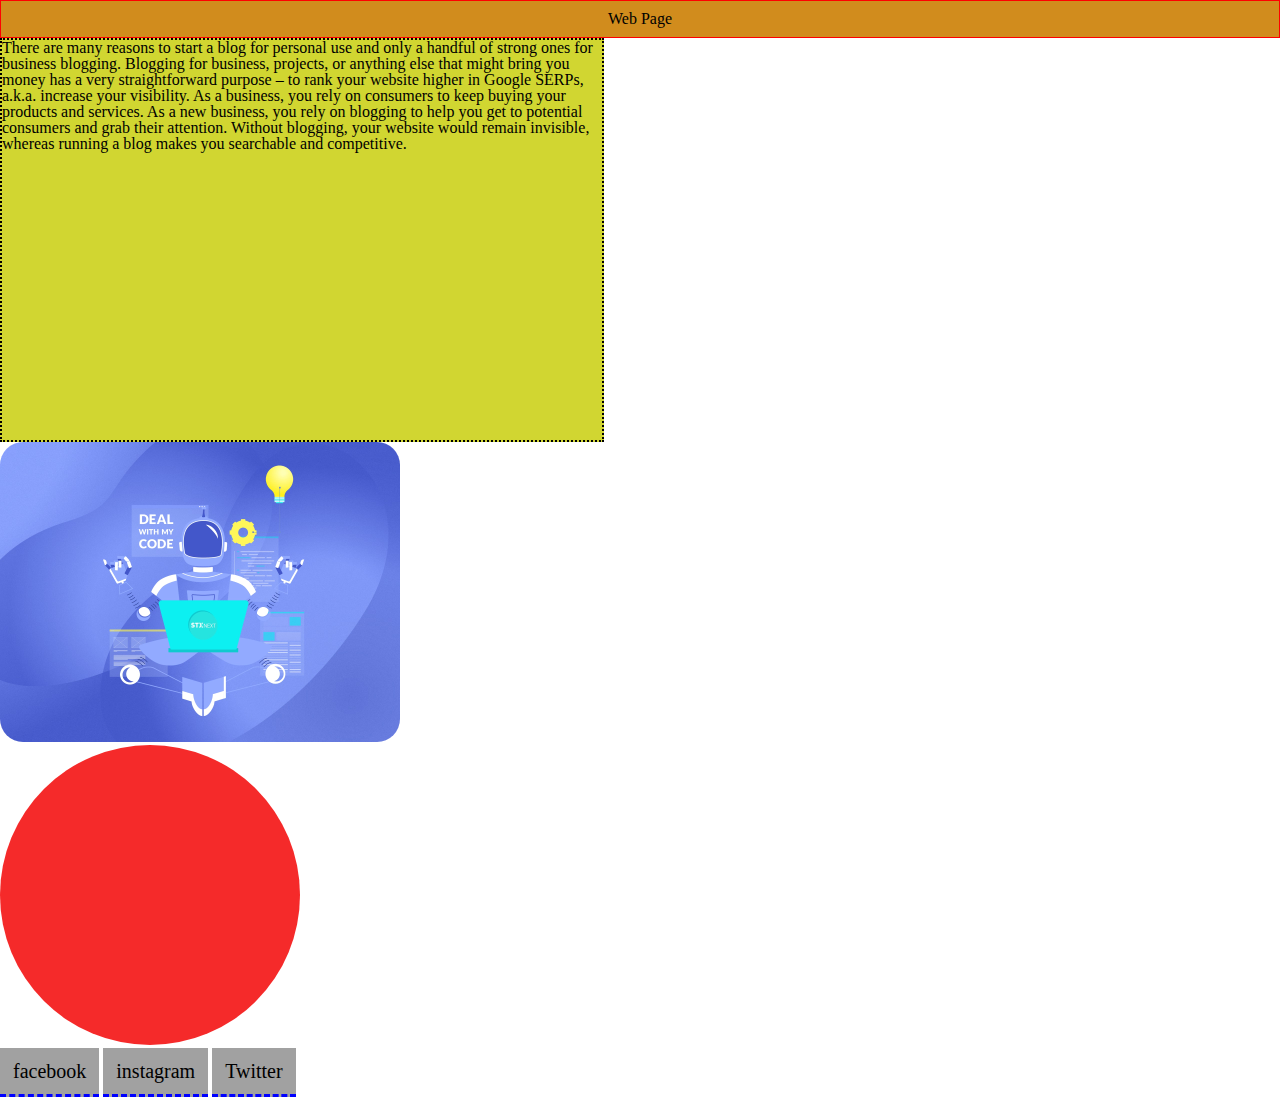
<file: block-BHaaap/index.html>
<!DOCTYPE html>
<html lang="en">
<head>
    <meta charset="UTF-8">
    <link rel="stylesheet" href="style.css">
    <title>Assignment1</title>
</head>
<body>
       <header class="cat">
<h1>
Web Page
</h1>  
       </header>   
       <section>
       <div class="dog">
    
             There are many reasons to start a blog for personal use and only a handful of strong ones for business blogging. Blogging for business, projects, or anything else that might bring you money has a very straightforward purpose – to rank your website higher in Google SERPs, a.k.a. increase your visibility.

             As a business, you rely on consumers to keep buying your products and services. As a new business, you rely on blogging to help you get to potential consumers and grab their attention. Without blogging, your website would remain invisible, whereas running a blog makes you searchable and competitive.  

        </div>
       <div>
           <img src="ML3.jpg" alt="image">  
       </div>
         <span class="dot">
        </span>
</section>
<footer class="rat">
    <a href="">facebook</a>
    <a href="">instagram</a>
    <a href="">Twitter</a>
</footer>
    </body>
          </html>
</file>
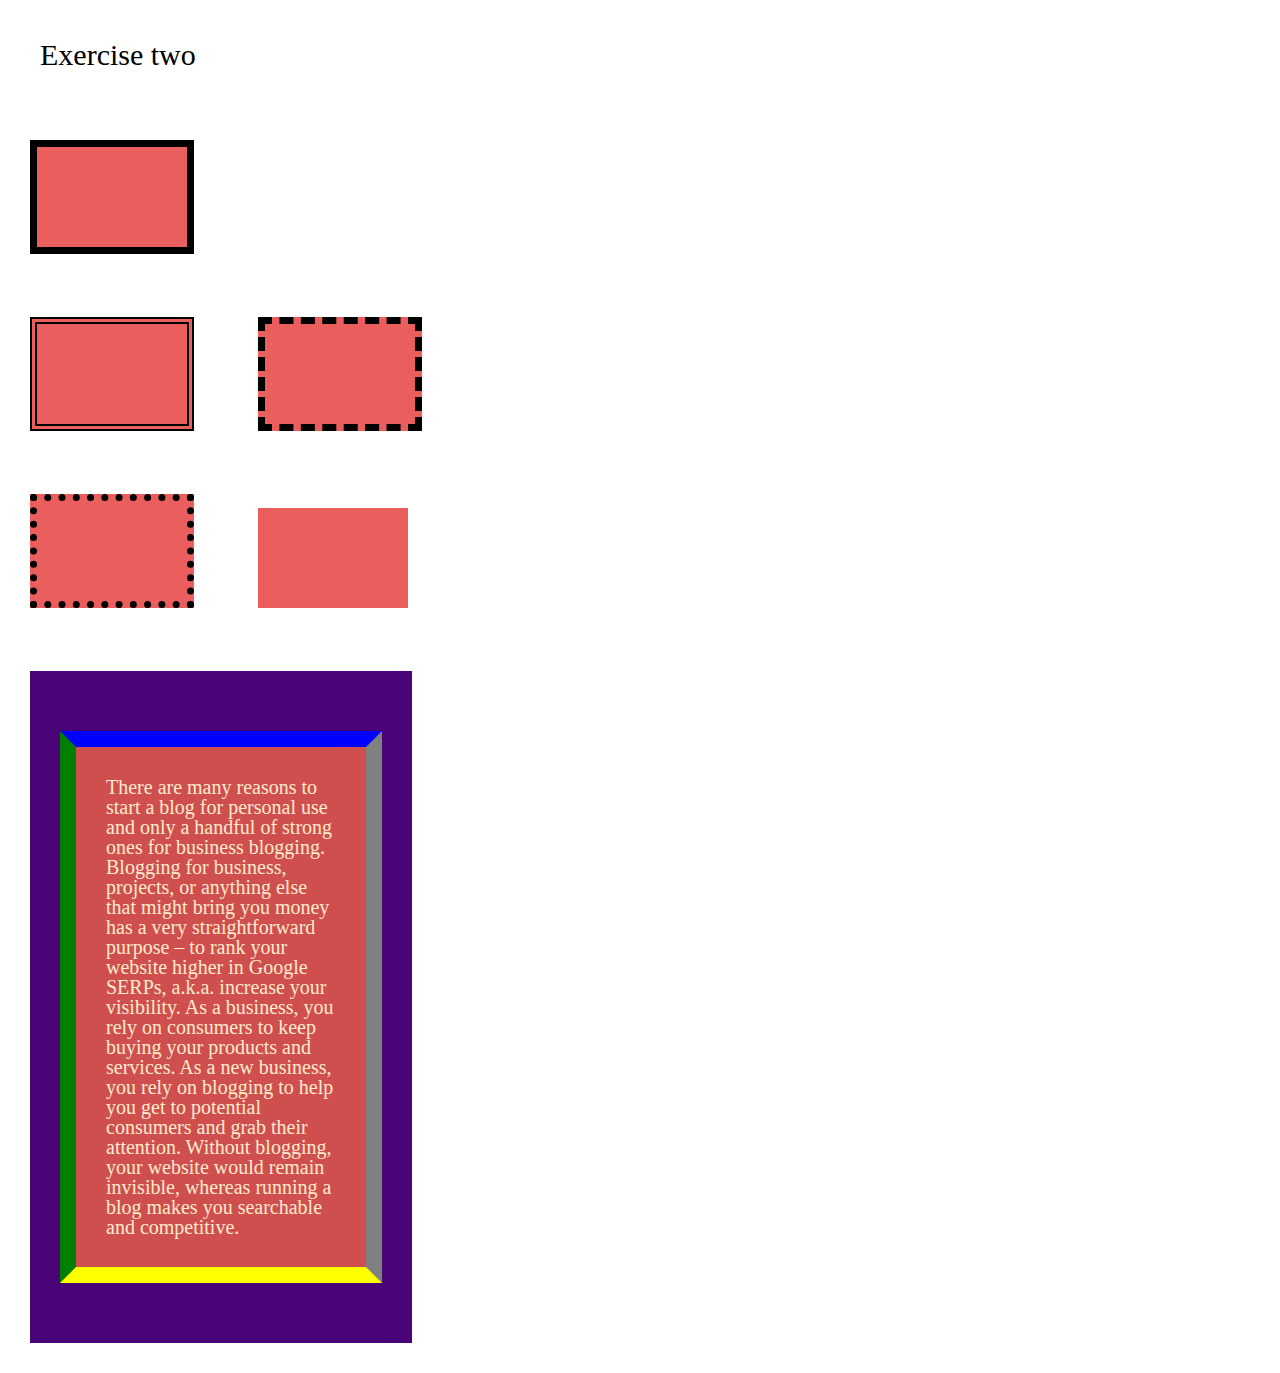
<file: block-BHaaaq/index.html>
<!DOCTYPE html>
<html lang="en">
<head>
    <meta charset="UTF-8">
    <link rel="stylesheet" href="style.css">
    <title>Document</title>
</head>
<body>
    <header class="header">
        <h1>
            Exercise two
        </h1>
    </header>
    <main>
        <section>
             <div class="box"> </div>
             <div>
             <div class="box double"> </div>
             <div class="box dashed"> </div>
             </div>
             <div>
             <div class="box dotted"> </div>
             <div class="box normal"> </div>
             </div>
         </section> 
        <section>
            <div class="paragraph">
              <p >
                 There are many reasons to start a blog for personal use and only a handful of strong ones for business blogging. Blogging for business, projects, or anything else that might bring you money has a very straightforward purpose – to rank your website higher in Google SERPs, a.k.a. increase your visibility.

                  As a business, you rely on consumers to keep buying your products and services. As a new business, you rely on blogging to help you get to potential consumers and grab their attention. Without blogging, your website would remain invisible, whereas running a blog makes you searchable and competitive.
              </p>
        </div>
        </section>
     </main>
     </body>
</html>
</file>
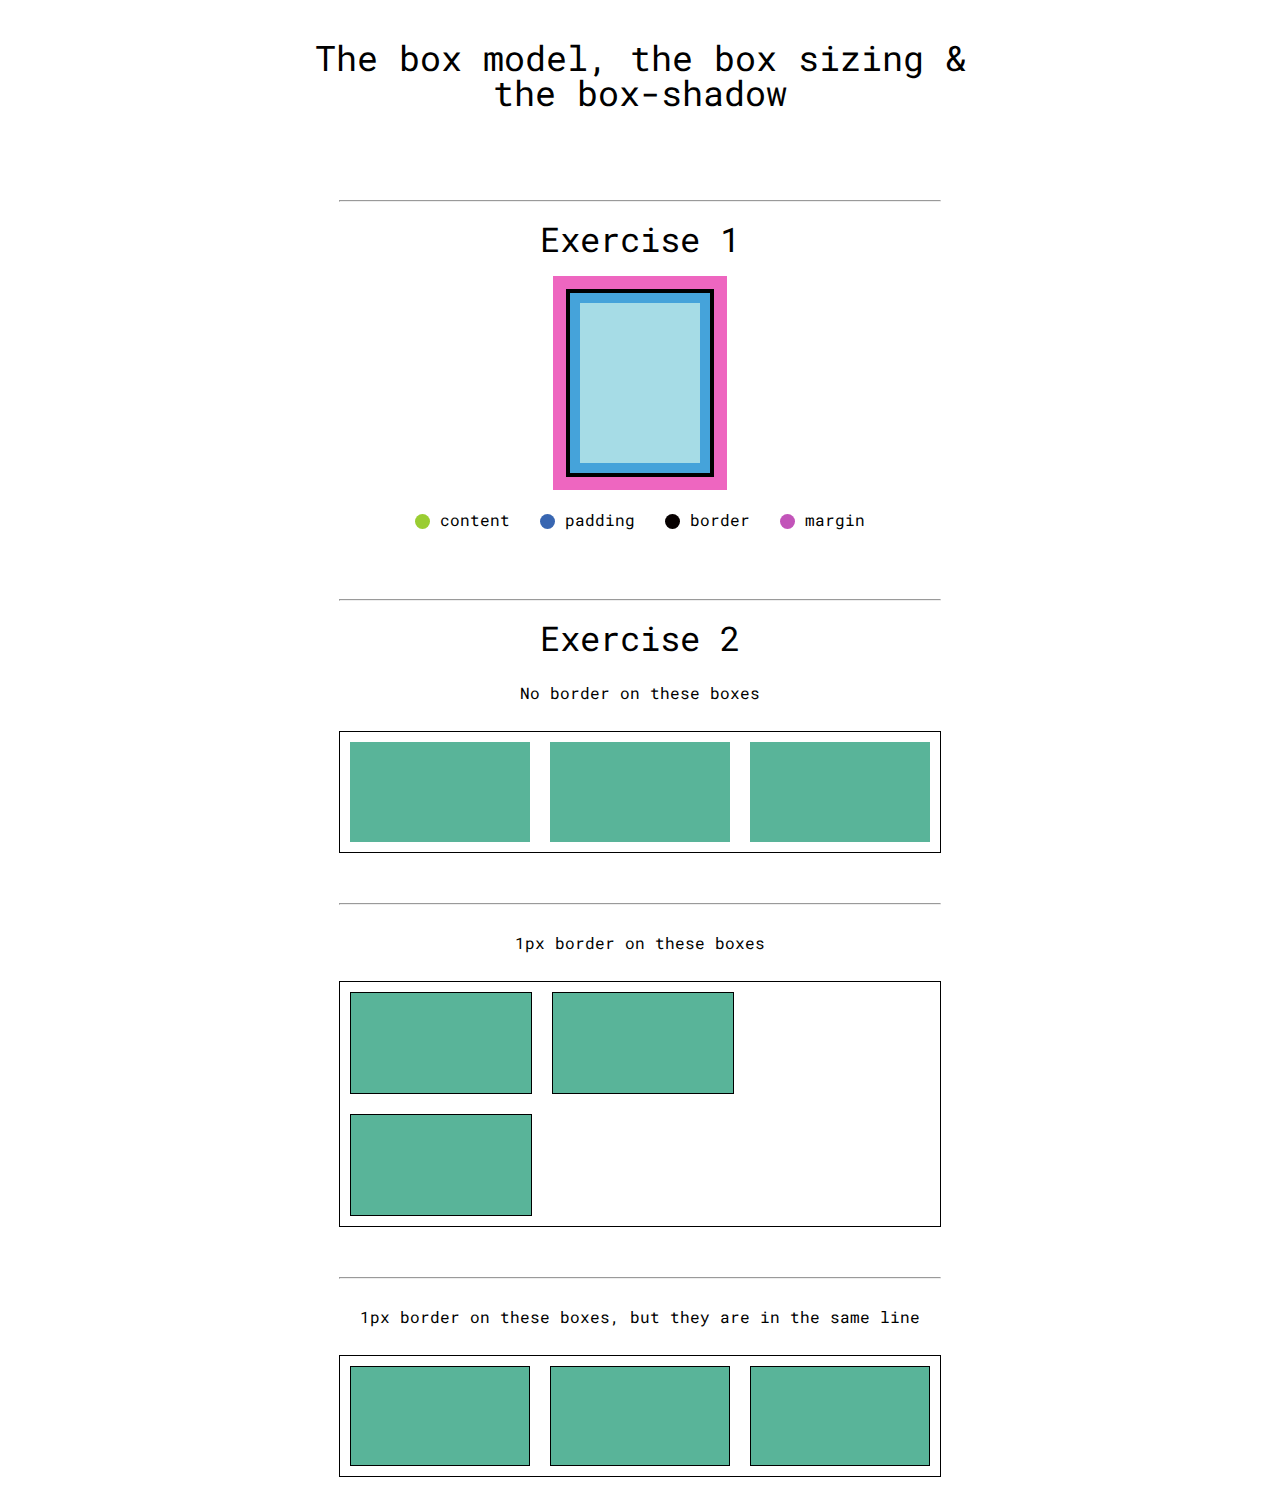
<file: block-BHaaau/index.html>
<!DOCTYPE html>
<html lang="en">
<head>
    <meta charset="UTF-8">
    <link rel="stylesheet" href="style.css">
    <link rel="preconnect" href="https://fonts.googleapis.com">
<link rel="preconnect" href="https://fonts.gstatic.com" crossorigin>
<link href="https://fonts.googleapis.com/css2?family=Roboto+Mono&display=swap" rel="stylesheet">
    <title>Document</title>
</head>
<body class="body">
      <header class="header">
           The box model, the box sizing & the box-shadow
     </header>
    <hr class="line">
<main class="main">
        <section>
                <h1 class="h1">Exercise 1</h1>
                    
                <div class="d1">
                      <p class="p1"></p>     
                </div>

                <div class="d2"></div>
          
                <div>
               <div class="margin1">
                      <span class="box1 content"></span>
                      <span class="">content</span>
        </div>

        <div class="margin1">
                      <span class="box1 padding"></span>
                      <span class="">padding</span>
        </div>

        <div class="margin1">
                      <span class="box1 border"></span>
                      <span class="">border</span>
        </div>

        <div class="margin1">
                      <span class="box1 margin"></span>
                      <span class="">margin</span>
        </div>
        </div>
</section>
         </main>
         <hr class="line">    
<section>
          <div class="div1">
           <h1 class="h1">Exercise 2</h1>
      <div>
           <p class="para2"> No border on these boxes</p2>     
      </div>
      </div>
      <div class="maindiv">
      <div class="box"></div>
      <div class="box"></div>
      <div class="box"></div>
         </div>
</section>
<hr class="line">
<section>
        <p class="para2"> 1px border on these boxes</p2>     
    </div>
    </div>
    <div class="maindiv">
    <div class="box diff-line"></div>
    <div class="box diff-line"></div>
    <div class="box diff-line"></div>
     </div>
</section>
<hr class="line">
<section>
        <p class="para2"> 1px border on these boxes, but they are in the same line</p2>     
    </div>
    </div>
    <div class="maindiv">
    <div class="box diff-line in-line"></div>
    <div class="box diff-line in-line"></div>
    <div class="box diff-line in-line"></div>
     </div>
</section>
</body>
</html><!---
</file>
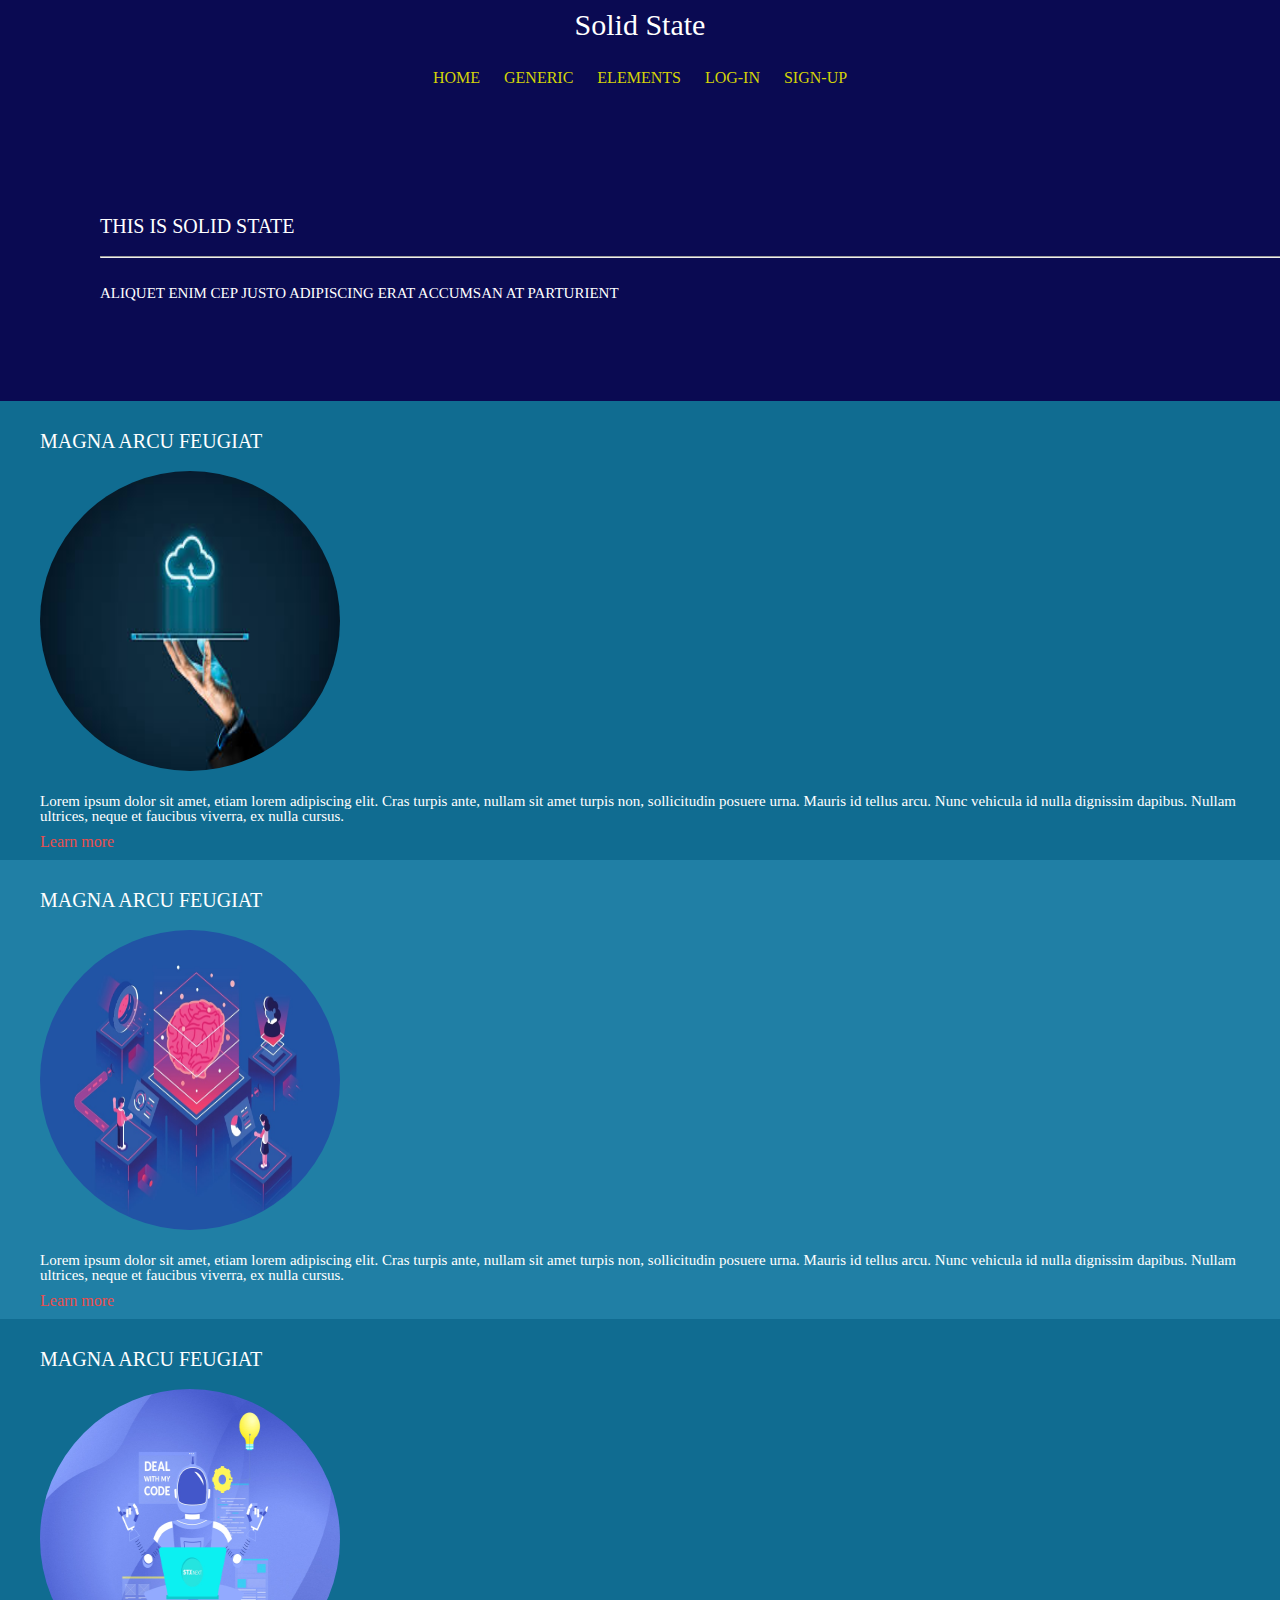
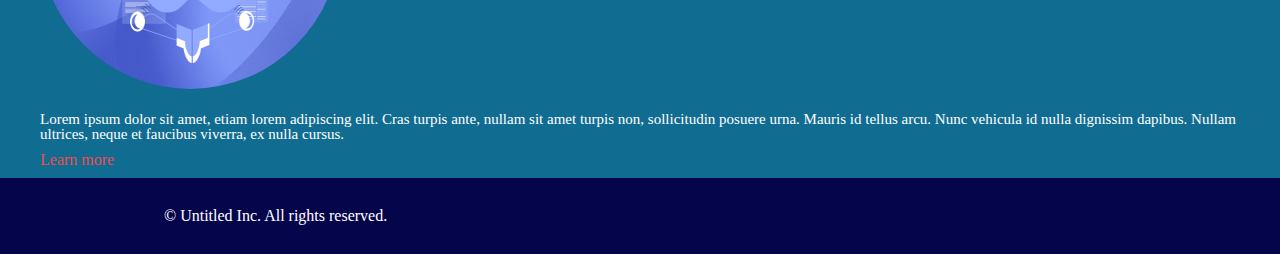
<file: block-BHaaav/index.html>
<!DOCTYPE html>
<html lang="en">
    <head>
        <meta charset="UTF-8" />
        <title>Hello world!</title>
        <link rel="stylesheet" href="style.css">
    </head>
    <body class="body">
   <header class="header">
       <h1 class="head">
       Solid State
       </h1>
       <nav>
       <a href="">HOME</a>
       <a href="">GENERIC</a>
       <a href="">ELEMENTS</a>
       <a href="">LOG-IN</a>
       <a href="">SIGN-UP</a>
       </nav>
   </header>
   <main>
   <section  class="section-1">
            <div class="hero">
            <h2 class="head2">
            THIS IS SOLID STATE
            </h2>
            <hr>
            <p class="para1">
            ALIQUET ENIM CEP JUSTO ADIPISCING ERAT ACCUMSAN AT PARTURIENT
            </p>
            </div>
   </section>
   <section  class="section-1 section-2">
            <div class="hero">
            <h2 class="head2">
            MAGNA ARCU FEUGIAT
            </h2>
            <img src="CC3.jpg" alt="">
            <p class="para1">
             Lorem ipsum dolor sit amet, etiam lorem adipiscing elit. Cras turpis ante, nullam sit amet turpis non, sollicitudin posuere urna. Mauris
             id tellus arcu. Nunc vehicula id nulla dignissim dapibus. Nullam ultrices, neque et faucibus viverra, ex nulla cursus.
            </p>
            <div class="Learn-more">
            <a href="">Learn more</a>
            </div>
            </div>
</section>
<section  class="section-1 section-2 section-3">
            <div class="hero">
            <h2 class="head2">
             MAGNA ARCU FEUGIAT
            </h2>
            <img src="ML2.jpg" alt="">
            <p class="para1">
             Lorem ipsum dolor sit amet, etiam lorem adipiscing elit. Cras turpis ante, nullam sit amet turpis non, sollicitudin posuere urna. Mauris
            id tellus arcu. Nunc vehicula id nulla dignissim dapibus. Nullam ultrices, neque et faucibus viverra, ex nulla cursus.
             </p>
            <div class="Learn-more">
            <a href="">Learn more</a>
            </div>
    </div>
</section>
<section  class="section-1 section-2">
             <div class="hero">
             <h2 class="head2">
             MAGNA ARCU FEUGIAT
             </h2>
             <img src="ML3.jpg" alt="">
             <p class="para1">
             Lorem ipsum dolor sit amet, etiam lorem adipiscing elit. Cras turpis ante, nullam sit amet turpis non, sollicitudin posuere urna. Mauris
             id tellus arcu. Nunc vehicula id nulla dignissim dapibus. Nullam ultrices, neque et faucibus viverra, ex nulla cursus.
             </p>
             <div class="Learn-more">
             <a href="">Learn more</a>
             </div>
             </div>
</section>
</main>
<footer class="footer">
             <h3 class="footer-heading">© Untitled Inc. All rights reserved.</h3>
</footer>
        </body>
        
</html>
</file>
<file: block-BHaaap/style.css>
/* http://meyerweb.com/eric/tools/css/reset/ 
   v2.0 | 20110126
   License: none (public domain)
*/

html, body, div, span, applet, object, iframe,
h1, h2, h3, h4, h5, h6, p, blockquote, pre,
a, abbr, acronym, address, big, cite, code,
del, dfn, em, img, ins, kbd, q, s, samp,
small, strike, strong, sub, sup, tt, var,
b, u, i, center,
dl, dt, dd, ol, ul, li,
fieldset, form, label, legend,
table, caption, tbody, tfoot, thead, tr, th, td,
article, aside, canvas, details, embed, 
figure, figcaption, footer, header, hgroup, 
menu, nav, output, ruby, section, summary,
time, mark, audio, video {
	margin: 0;
	padding: 0;
	border: 0;
	font-size: 100%;
	font: inherit;
	vertical-align: baseline;
}
/* HTML5 display-role reset for older browsers */
article, aside, details, figcaption, figure, 
footer, header, hgroup, menu, nav, section {
	display: block;
}
body {
	line-height: 1;
}
ol, ul {
	list-style: none;
}
blockquote, q {
	quotes: none;
}
blockquote:before, blockquote:after,
q:before, q:after {
	content: '';
	content: none;
}
table {
	border-collapse: collapse;
	border-spacing: 0;
}

.cat
{
    background-color: #D18C1D;
    border: 1px solid red;
    text-align: center;
padding: 10px;
}

.dog
{
    background-color: #D1D631;
    display: inline-block;
    width: 600px;
    height: 400px;
    border: 2px dotted black;
}

img

{
width: 400px;
height: 300px;
border-radius: 23px;
}

.dot
{
    height: 300px;
    width: 300px;
    background-color: rgb(245, 42, 42);
    border-radius: 50%;
    display: inline-block;
}


a{
    display:inline-block;
    text-decoration: none;
   font-size: 20px;
    color: black;
    background-color: #A1A1A1;
    padding: 13px;
    border-bottom: 3px dashed blue;
}
</file>
<file: block-BHaaaq/style.css>
/* http://meyerweb.com/eric/tools/css/reset/ 
   v2.0 | 20110126
   License: none (public domain)
*/

html, body, div, span, applet, object, iframe,
h1, h2, h3, h4, h5, h6, p, blockquote, pre,
a, abbr, acronym, address, big, cite, code,
del, dfn, em, img, ins, kbd, q, s, samp,
small, strike, strong, sub, sup, tt, var,
b, u, i, center,
dl, dt, dd, ol, ul, li,
fieldset, form, label, legend,
table, caption, tbody, tfoot, thead, tr, th, td,
article, aside, canvas, details, embed, 
figure, figcaption, footer, header, hgroup, 
menu, nav, output, ruby, section, summary,
time, mark, audio, video {
	margin: 0;
	padding: 0;
	border: 0;
	font-size: 100%;
	font: inherit;
	vertical-align: baseline;
}
/* HTML5 display-role reset for older browsers */
article, aside, details, figcaption, figure, 
footer, header, hgroup, menu, nav, section {
	display: block;
}
body {
	line-height: 1;
}
ol, ul {
	list-style: none;
}
blockquote, q {
	quotes: none;
}
blockquote:before, blockquote:after,
q:before, q:after {
	content: '';
	content: none;
}
table {
	border-collapse: collapse;
	border-spacing: 0;
}

.box
{
    height: 100px;
    width: 150px;
    background-color: rgb(235, 94, 94);
    border: 7px solid black;
    display: inline-block;
    margin: 30px;
}

.double
{
    border-style: double;
}

.dashed
{
    border-style: dashed;
}

.dotted
{
    border-style: dotted;
}

.normal
{
    border-style:none;
}

p
{
    font-size: 20px;
    color: blanchedalmond;
    background-color: rgb(207, 79, 79);
    width: 230px;
    padding: 30px;
    border-top: 16px solid blue;
    border-right: 16px solid grey;
    border-bottom: 16px solid yellow;
    border-left: 16px solid green;
    margin: 30px;


}

.paragraph
{
    background-color: rgb(73, 5, 119);
    padding: 30px 00px;
    display: inline-block;
    margin: 30px;
}








.header
{
    font-size: 30px;
    color: black;
    padding:40px;
}
</file>
<file: block-BHaaau/style.css>
/* http://meyerweb.com/eric/tools/css/reset/ 
   v2.0 | 20110126
   License: none (public domain)
*/

html, body, div, span, applet, object, iframe,
h1, h2, h3, h4, h5, h6, p, blockquote, pre,
a, abbr, acronym, address, big, cite, code,
del, dfn, em, img, ins, kbd, q, s, samp,
small, strike, strong, sub, sup, tt, var,
b, u, i, center,
dl, dt, dd, ol, ul, li,
fieldset, form, label, legend,
table, caption, tbody, tfoot, thead, tr, th, td,
article, aside, canvas, details, embed, 
figure, figcaption, footer, header, hgroup, 
menu, nav, output, ruby, section, summary,
time, mark, audio, video {
	margin: 0;
	padding: 0;
	border: 0;
	font-size: 100%;
	font: inherit;
	vertical-align: baseline;
}
/* HTML5 display-role reset for older browsers */
article, aside, details, figcaption, figure, 
footer, header, hgroup, menu, nav, section {
	display: block;
}
body {
	line-height: 1;
}
ol, ul {
	list-style: none;
}
blockquote, q {
	quotes: none;
}
blockquote:before, blockquote:after,
q:before, q:after {
	content: '';
	content: none;
}
table {
	border-collapse: collapse;
	border-spacing: 0;
}
.header
{
    margin: 00px 250px;
    padding:40px;
   text-align: center;
    font-size: 35px;
    font-family: 'Roboto Mono', monospace;
}
.line
{
   text-align: center;
   width: 600px;
   margin-top: 50px;
}
.d1
{
    display: inline-block;
    background-color: rgb(238, 102, 192);
    padding: 17px;
}
 .p1
 {
    font-size: 20px;
    height: 160px;
    width: 120px;
    background-color:rgb(166, 220, 230) ;
    border: 10px solid rgb(69, 163, 218);
    outline: 4px solid black;
 }
.main
 {
     text-align: center;
 }
.h1
 {
     font-size: 34px;
     margin: 20px;
 }
 .body
 {
    font-family: 'Roboto Mono', monospace;   
 }

 .box1
 {   display: inline-block;
     height: 15px;
     width: 15px;
     background-color: brown;
     border-radius: 50%;
     vertical-align: middle;
 }

 .content
 {
     background-color: yellowgreen;
 }

 .padding
 {
     background-color: rgb(56, 102, 177);
 }

 .border
 {
     background-color: rgb(7, 1, 1);
 }

 .margin
 {
     background-color: rgb(194, 84, 185);
 }

 .margin1
 {
     display: inline-block;
     margin: 20px 10px;
 }
 .maindiv
 {
   border: 1px solid black; 
   width: 600px;
   margin: 10px;
   margin: 00px auto;
   font-size: 0%;
   margin-bottom: 20px;
 }
 .box{
     display: inline-block;
     width: 180px;
     height: 100px;
     background-color: rgb(89, 180, 153);
     margin: 10px;
}
 .div1
 {
     text-align: center;
 }
.para2
 {
     margin: 30px;
     text-align: center;
 }
.diff-line
 {
    display: inline-block;
    width: 180px;
    height: 100px;
    background-color: rgb(89, 180, 153);
    margin: 10px;
    border: 1px solid black;
 }
.in-line
 {
    display: inline-block;
    width: 180px;
    height: 100px;
    background-color: rgb(89, 180, 153);
    margin: 10px;
    border: 1px solid black;
    box-sizing: border-box;
 }
</file>
<file: block-BHaaav/style.css>
/* http://meyerweb.com/eric/tools/css/reset/ 
   v2.0 | 20110126
   License: none (public domain)
*/

html, body, div, span, applet, object, iframe,
h1, h2, h3, h4, h5, h6, p, blockquote, pre,
a, abbr, acronym, address, big, cite, code,
del, dfn, em, img, ins, kbd, q, s, samp,
small, strike, strong, sub, sup, tt, var,
b, u, i, center,
dl, dt, dd, ol, ul, li,
fieldset, form, label, legend,
table, caption, tbody, tfoot, thead, tr, th, td,
article, aside, canvas, details, embed, 
figure, figcaption, footer, header, hgroup, 
menu, nav, output, ruby, section, summary,
time, mark, audio, video {
	margin: 0;
	padding: 0;
	border: 0;
	font-size: 100%;
	font: inherit;
	vertical-align: baseline;
}
/* HTML5 display-role reset for older browsers */
article, aside, details, figcaption, figure, 
footer, header, hgroup, menu, nav, section {
	display: block;
}
body {
	line-height: 1;
}
ol, ul {
	list-style: none;
}
blockquote, q {
	quotes: none;
}
blockquote:before, blockquote:after,
q:before, q:after {
	content: '';
	content: none;
}
table {
	border-collapse: collapse;
	border-spacing: 0;
}
.body
{
   color: white;
}
.hero
{
    width: 1200px;
    margin: 00 auto;  
}
.section-1
{
    background-color:rgb(10, 10, 82);
    padding: 100px;   
}
.header
{
    background-color: rgb(10, 10, 82);
    text-align: center;
    padding: 10px 00;
}
.head{
    font-size: 30px;
    color: white;
   margin-bottom: 30px;
}
.header a{
    color: rgb(212, 212, 6);
    text-decoration: none;
    margin: 00 10px;
}
.head2
{
font-size: 20px;
margin: 20px 00;
}
.para1
{
font-size: 15px;
padding-top: 20px;
}
.section-2
{
    background-color: rgb(16, 108, 145);
    padding: 10px;
   
    
}
.section-3
{
    background-color: rgb(32, 127, 165);
}
img{
    width: 300px;
    height: 300px;
    border-radius: 50%;
}
.Learn-more a
{
display: inline-block;
margin-top: 10px;
color: rgb(233, 78, 78);
text-decoration: none;
}
.footer
{
     padding: 30px;
    background-color: rgb(5, 5, 75);
}
.footer-heading
{
    font-size: 16px;
    margin-left: 134px;
}
</file>
